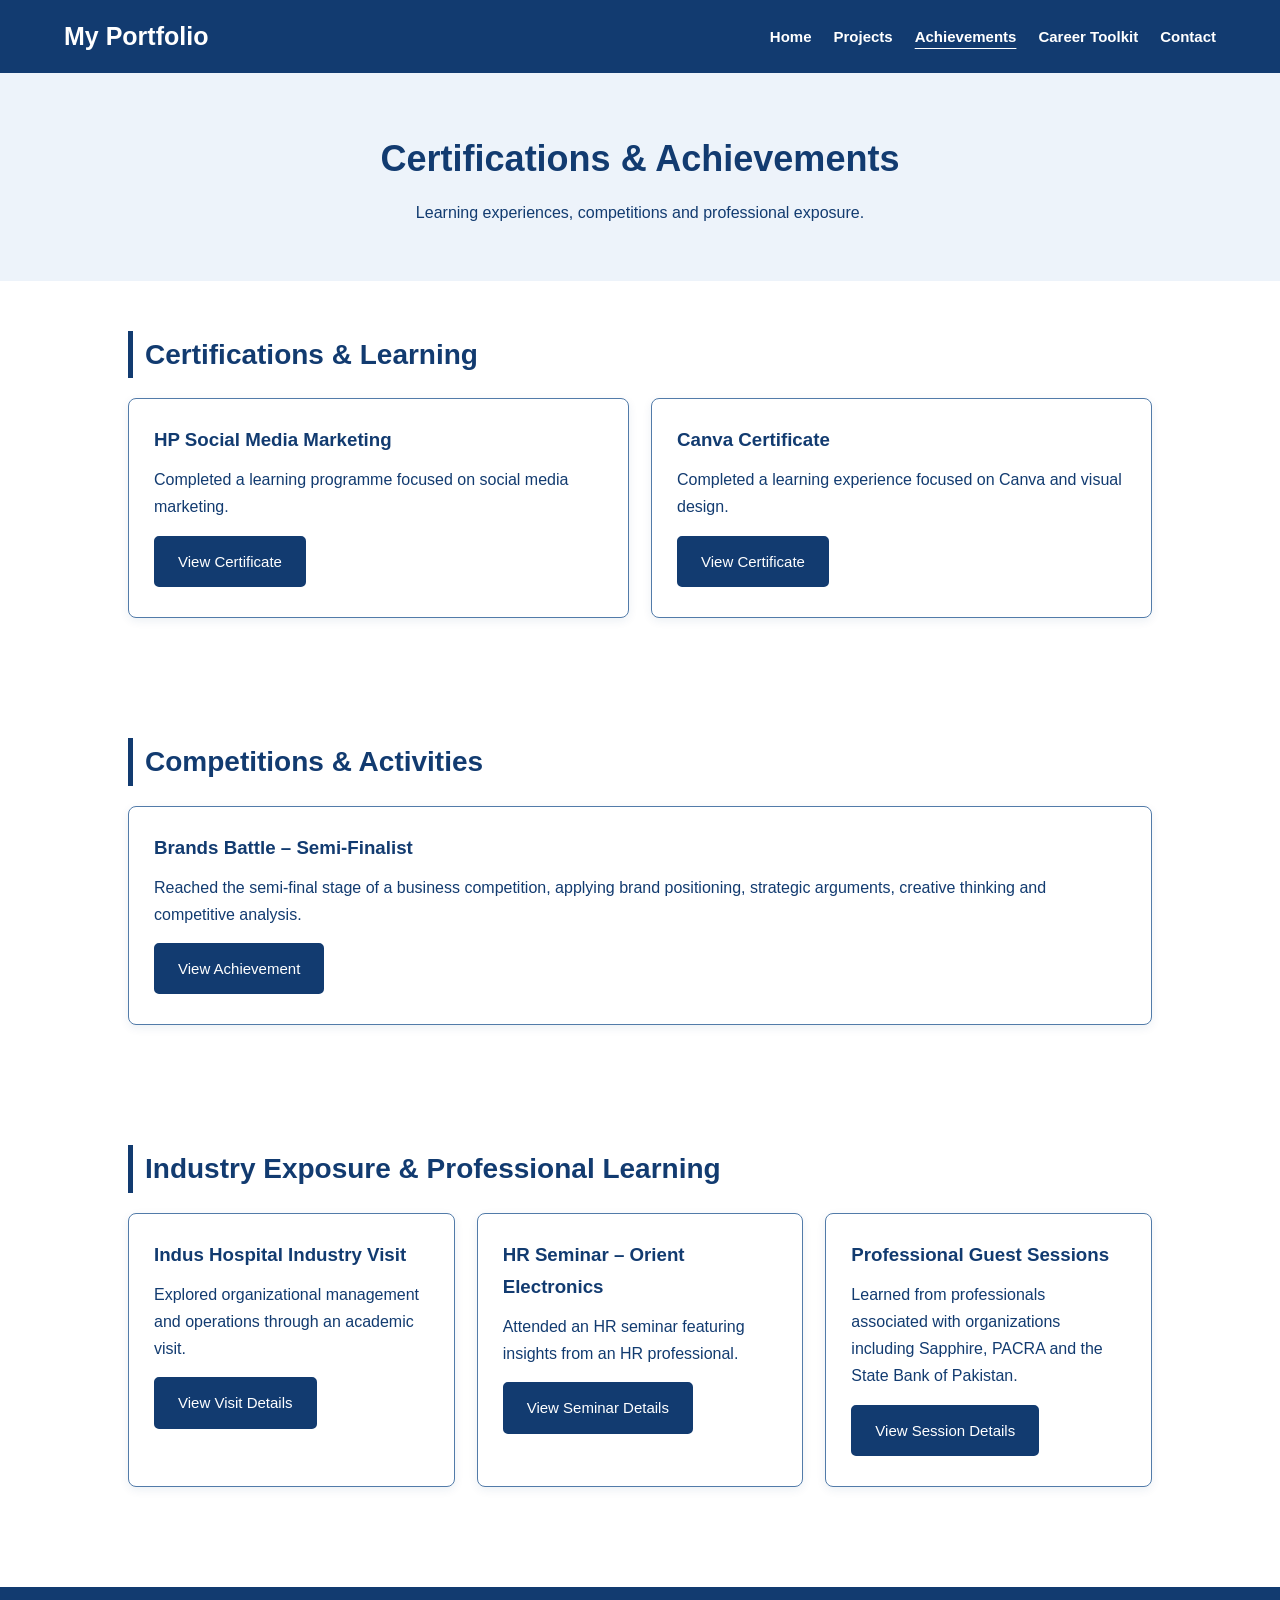
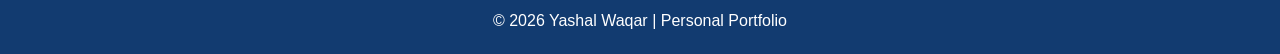
<file: achievements.html>
<!DOCTYPE html>
<html lang="en">
<head>
    <meta charset="UTF-8">
    <meta name="viewport" content="width=device-width, initial-scale=1.0">
    <title>Achievements | Yashal Waqar</title>
    <link rel="stylesheet" href="style.css">
</head>
<body>

<header>
    <nav class="navbar">
        <h2 class="logo">My Portfolio</h2>
        <ul>
            <li><a href="index.html">Home</a></li>
            <li><a href="projects.html">Projects</a></li>
            <li><a class="active" href="achievements.html">Achievements</a></li>
            <li><a href="career.html">Career Toolkit</a></li>
            <li><a href="contact.html">Contact</a></li>
        </ul>
    </nav>
</header>

<main>

    <section class="page-heading">
        <h1>Certifications & Achievements</h1>
        <p>Learning experiences, competitions and professional exposure.</p>
    </section>

    <!-- CERTIFICATIONS -->

    <section class="section">
        <h2>Certifications & Learning</h2>

        <div class="card-container">

            <div class="card">
                <h3>HP Social Media Marketing</h3>
                <p>Completed a learning programme focused on social media marketing.</p>

                <a href="https://canva.link/tzerh52sk5uljbp"
                   target="_blank" class="btn">
                    View Certificate
                </a>
            </div>

            <div class="card">
                <h3>Canva Certificate</h3>
                <p>Completed a learning experience focused on Canva and visual design.</p>

                <a href="https://canva.link/b9bdbcsgf537kam"
                   target="_blank" class="btn">
                    View Certificate
                </a>
            </div>

        </div>
    </section>


    <!-- COMPETITIONS -->

    <section class="section">
        <h2>Competitions & Activities</h2>

        <div class="card-container">

            <div class="card">
                <h3>Brands Battle – Semi-Finalist</h3>
                <p>
                    Reached the semi-final stage of a business competition,
                    applying brand positioning, strategic arguments,
                    creative thinking and competitive analysis.
                </p>

                <a href="documents/brands-battle-semifinalist.pdf"
                   target="_blank" class="btn">
                    View Achievement
                </a>
            </div>

        </div>
    </section>


    <!-- INDUSTRY EXPOSURE -->

    <section class="section">
        <h2>Industry Exposure & Professional Learning</h2>

        <div class="card-container">

            <div class="card">
                <h3>Indus Hospital Industry Visit</h3>
                <p>
                    Explored organizational management and operations
                    through an academic visit.
                </p>

                <a href="documents/indus-hospital-visit.pdf"
                   target="_blank" class="btn">
                    View Visit Details
                </a>
            </div>

            <div class="card">
                <h3>HR Seminar – Orient Electronics</h3>
                <p>
                    Attended an HR seminar featuring insights
                    from an HR professional.
                </p>

                <a href="documents/orient-hr-seminar.pdf"
                   target="_blank" class="btn">
                    View Seminar Details
                </a>
            </div>

            <div class="card">
                <h3>Professional Guest Sessions</h3>
                <p>
                    Learned from professionals associated with
                    organizations including Sapphire, PACRA
                    and the State Bank of Pakistan.
                </p>

                <a href="documents/guest-sessions.pdf"
                   target="_blank" class="btn">
                    View Session Details
                </a>
            </div>

        </div>
    </section>

</main>

<footer>
    <p>© 2026 Yashal Waqar | Personal Portfolio</p>
</footer>

</body>
</html>
</file>
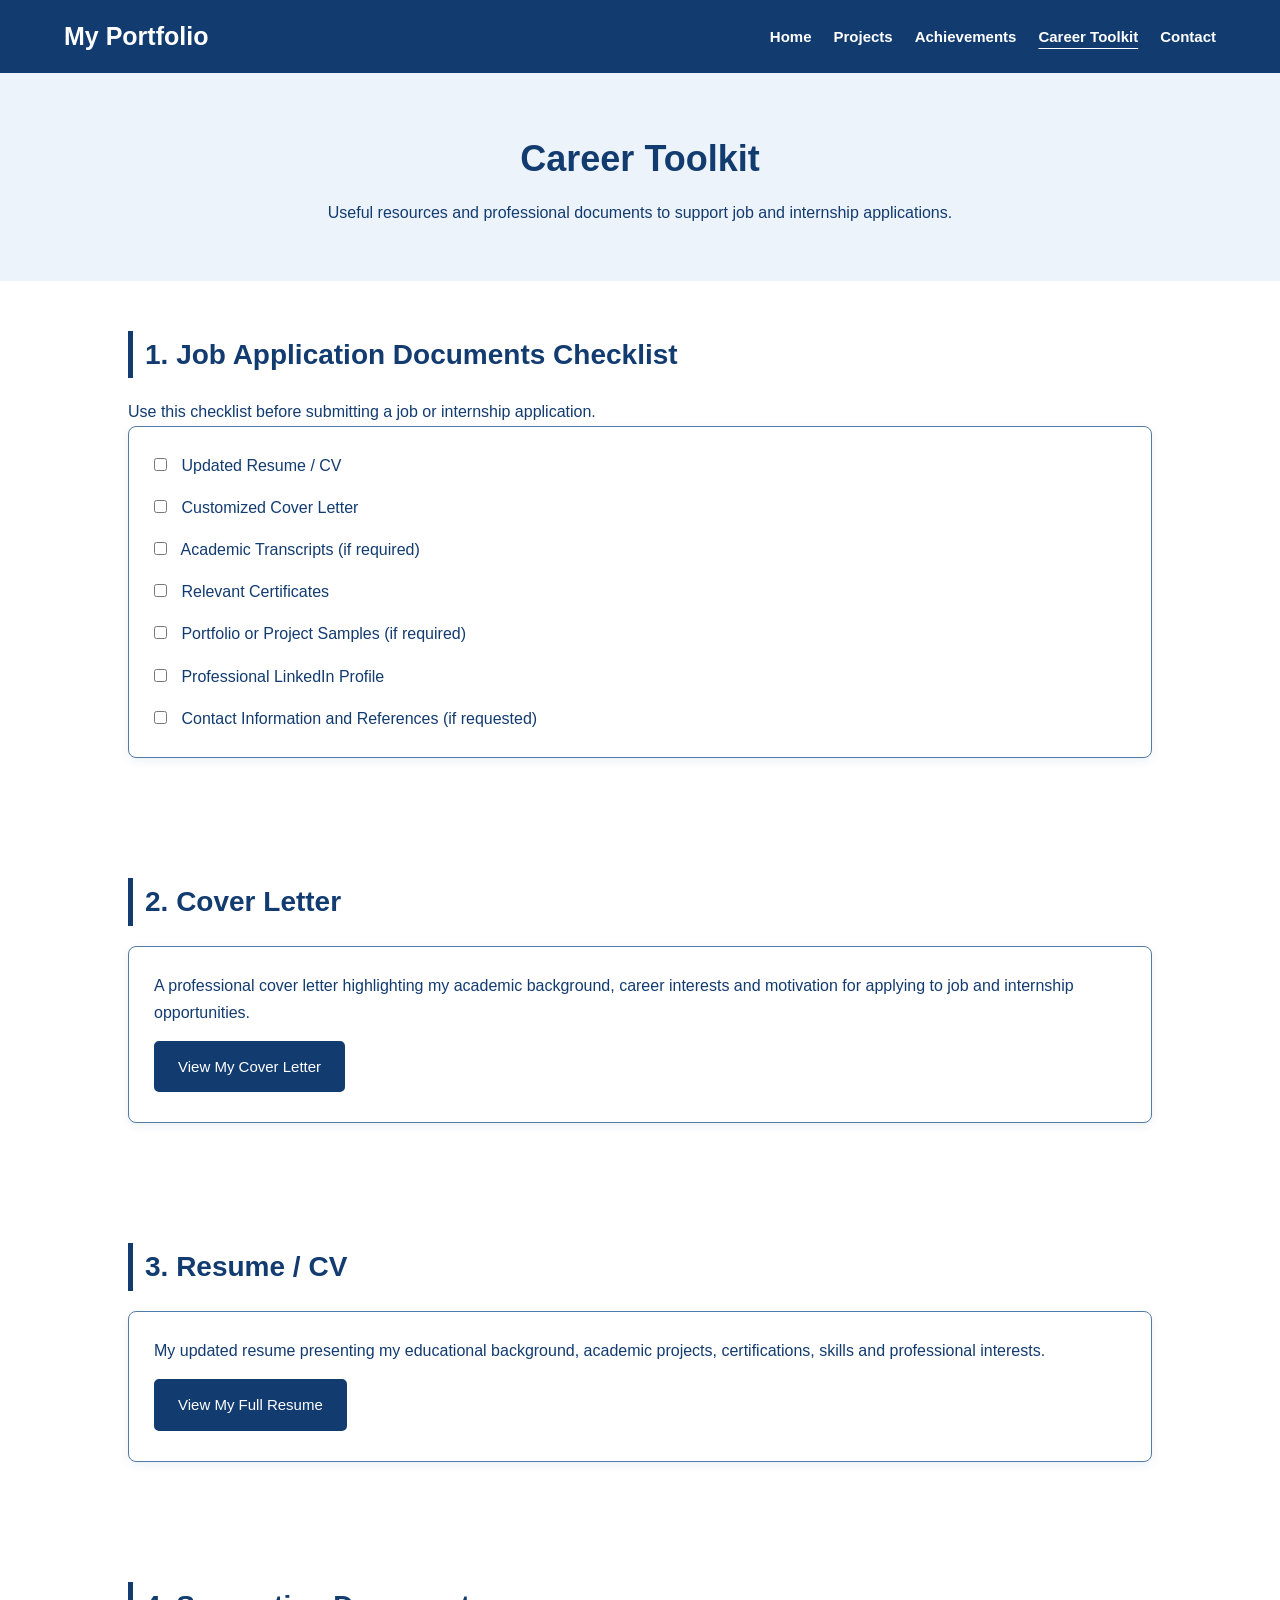
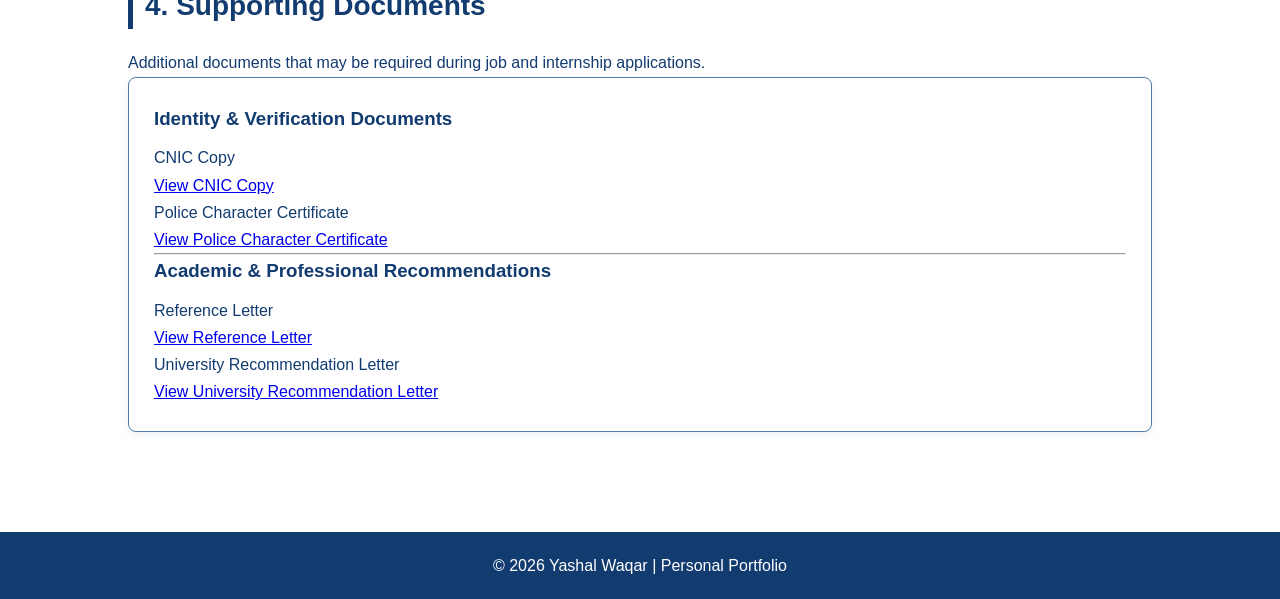
<file: Career.Html>
<!DOCTYPE html>
<html lang="en">

<head>
    <meta charset="UTF-8">
    <meta name="viewport" content="width=device-width, initial-scale=1.0">

    <title>Career Toolkit | Yashal Waqar</title>

    <link rel="stylesheet" href="style.css">
</head>

<body>

<header>
    <nav class="navbar">

        <h2 class="logo">My Portfolio</h2>

        <ul>
            <li><a href="index.html">Home</a></li>
            <li><a href="projects.html">Projects</a></li>
            <li><a href="achievements.html">Achievements</a></li>
            <li><a class="active" href="career.html">Career Toolkit</a></li>
            <li><a href="contact.html">Contact</a></li>
        </ul>

    </nav>
</header>


<main>

    <!-- PAGE INTRODUCTION -->

    <section class="page-heading">

        <h1>Career Toolkit</h1>

        <p>
            Useful resources and professional documents
            to support job and internship applications.
        </p>

    </section>


    <!-- 1. JOB APPLICATION DOCUMENTS CHECKLIST -->

    <section class="section">

        <h2>1. Job Application Documents Checklist</h2>

        <p>
            Use this checklist before submitting a job
            or internship application.
        </p>

        <div class="card checklist">

            <label>
                <input type="checkbox">
                Updated Resume / CV
            </label>

            <label>
                <input type="checkbox">
                Customized Cover Letter
            </label>

            <label>
                <input type="checkbox">
                Academic Transcripts (if required)
            </label>

            <label>
                <input type="checkbox">
                Relevant Certificates
            </label>

            <label>
                <input type="checkbox">
                Portfolio or Project Samples (if required)
            </label>

            <label>
                <input type="checkbox">
                Professional LinkedIn Profile
            </label>

            <label>
                <input type="checkbox">
                Contact Information and References (if requested)
            </label>

        </div>

    </section>


    <!-- 2. COVER LETTER -->

    <section class="section">

        <h2>2. Cover Letter</h2>

        <div class="card">

            <p>
                A professional cover letter highlighting my
                academic background, career interests and
                motivation for applying to job and internship
                opportunities.
            </p>

            <a href="Cover_Letter_Yashal_Waqar.pdf.pdf"
               target="_blank" class="btn">

                View My Cover Letter

            </a>

        </div>

    </section>


    <!-- 3. RESUME / CV -->

<section class="section">

    <h2>3. Resume / CV</h2>

    <div class="card">

        <p>
            My updated resume presenting my educational
            background, academic projects, certifications,
            skills and professional interests.
        </p>
<a href="Sayyeda_Yashal_Waqar_CV_2026.pdf"
   target="_blank" class="btn">

    View My Full Resume

</a>

    </div>

</section>


    <!-- 4. SUPPORTING DOCUMENTS -->

    <section class="section">

        <h2>4. Supporting Documents</h2>

        <p>
            Additional documents that may be required
            during job and internship applications.
        </p>

        <div class="card">

            <h3>Identity & Verification Documents</h3>

            <p>
                CNIC Copy
            </p>

            <p>
                <a href="https://canva.link/5z3wc9ynrs31y2g"
                   target="_blank">
                    View CNIC Copy
                </a>
            </p>

            <p>
                Police Character Certificate
            </p>

            <p>
                <a href="documents/police-character-certificate.pdf"
                   target="_blank">
                    View Police Character Certificate
                </a>
            </p>

            <hr>

            <h3>Academic & Professional Recommendations</h3>

            <p>
                Reference Letter
            </p>

            <p>
                <a href="documents/reference-letter.pdf"
                   target="_blank">
                    View Reference Letter
                </a>
            </p>

            <p>
                University Recommendation Letter
            </p>

            <p>
                <a href="documents/university-recommendation-letter.pdf"
                   target="_blank">
                    View University Recommendation Letter
                </a>
            </p>
            

        </div>

    </section>


</main>


<!-- FOOTER -->

<footer>

    <p>© 2026 Yashal Waqar | Personal Portfolio</p>

</footer>


</body>
</html>
</file>
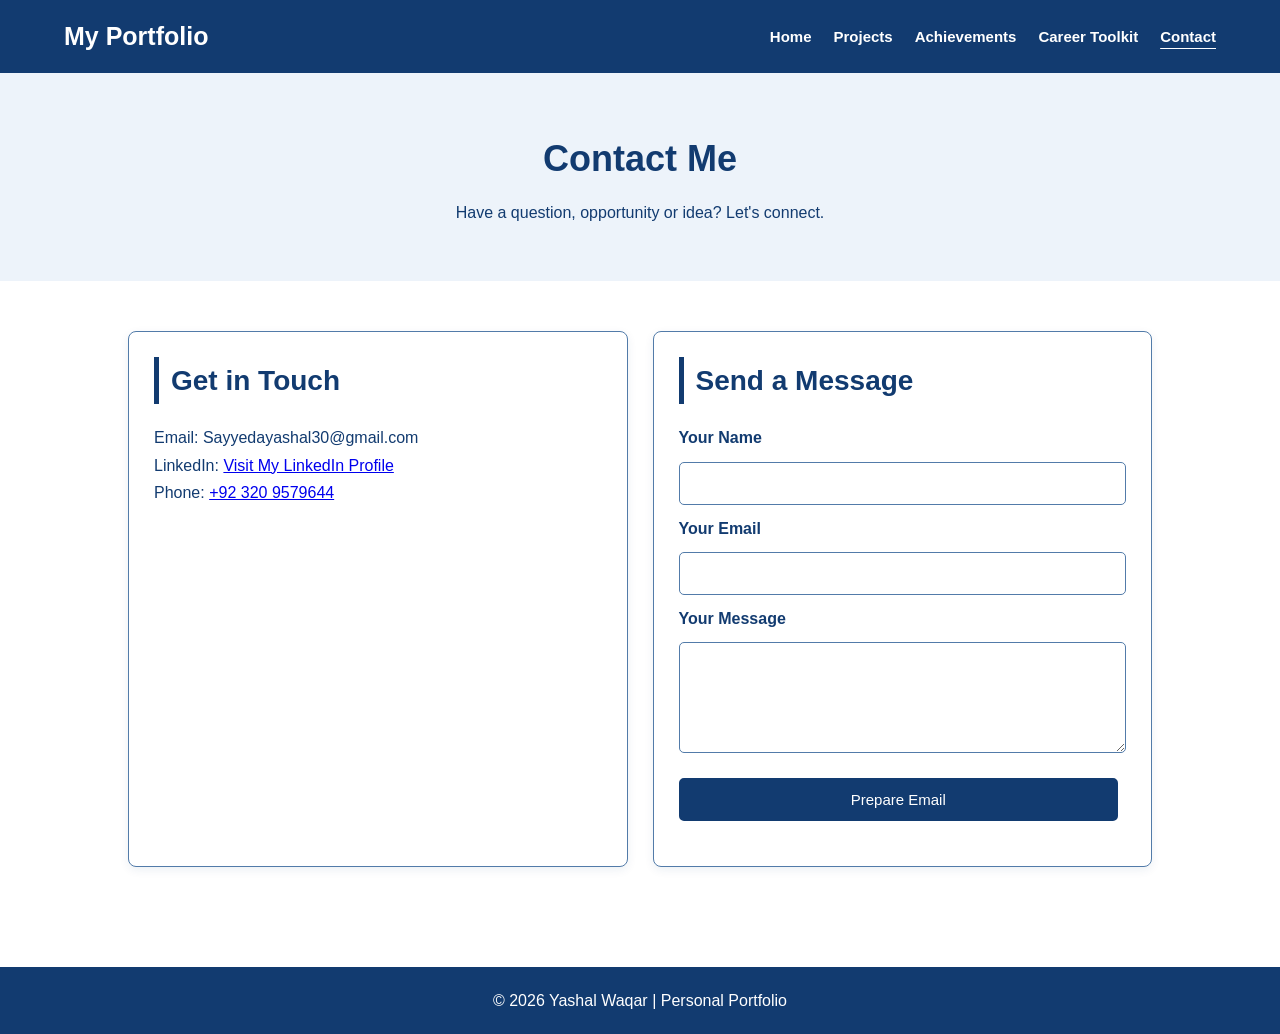
<file: contact.html>
<!DOCTYPE html>
<html lang="en">
<head>
    <meta charset="UTF-8">
    <meta name="viewport" content="width=device-width, initial-scale=1.0">
    <title>Contact | Yashal Waqar</title>
    <link rel="stylesheet" href="style.css">
</head>
<body>

<header>
    <nav class="navbar">
        <h2 class="logo">My Portfolio</h2>
        <ul>
            <li><a href="index.html">Home</a></li>
            <li><a href="projects.html">Projects</a></li>
            <li><a href="achievements.html">Achievements</a></li>
            <li><a href="career.html">Career Toolkit</a></li>
            <li><a class="active" href="contact.html">Contact</a></li>
        </ul>
    </nav>
</header>

<main>
    <section class="page-heading">
        <h1>Contact Me</h1>
        <p>Have a question, opportunity or idea? Let's connect.</p>
    </section>

    <section class="section contact-section">
        <div class="card">
            <h2>Get in Touch</h2>
            <p>Email: Sayyedayashal30@gmail.com</p>
            <p>LinkedIn: <a href="https://www.linkedin.com/in/sayyedayashal30" target="_blank">Visit My LinkedIn Profile</a></p>
            <p><p>Phone: <a href="tel:+923209579644">+92 320 9579644</a></p></p>
        </div>

        <div class="card">
            <h2>Send a Message</h2>

            <form id="contactForm">
                <label for="name">Your Name</label>
                <input type="text" id="name" required>

                <label for="email">Your Email</label>
                <input type="email" id="email" required>

                <label for="message">Your Message</label>
                <textarea id="message" rows="5" required></textarea>

                <button class="btn" type="submit">Prepare Email</button>
            </form>
            <p id="formMessage" class="note"></p>
        </div>
    </section>
</main>

<footer>
    <p>© 2026 Yashal Waqar | Personal Portfolio</p>
</footer>

<script>
    document.getElementById("contactForm").addEventListener("submit", function(event) {
        event.preventDefault();

        const name = document.getElementById("name").value.trim();
        const email = document.getElementById("email").value.trim();
        const message = document.getElementById("message").value.trim();

        const myEmail = "YOUR_EMAIL@example.com";

        const subject = encodeURIComponent("Portfolio Contact Message");
        const body = encodeURIComponent(
            "Name: " + name +
            "\nEmail: " + email +
            "\n\nMessage:\n" + message
        );

        document.getElementById("formMessage").textContent =
            "Your email application is opening. Please review and send your message.";

        window.location.href =
            "mailto:" + myEmail + "?subject=" + subject + "&body=" + body;
    });
</script>

</body>
</html>
</file>
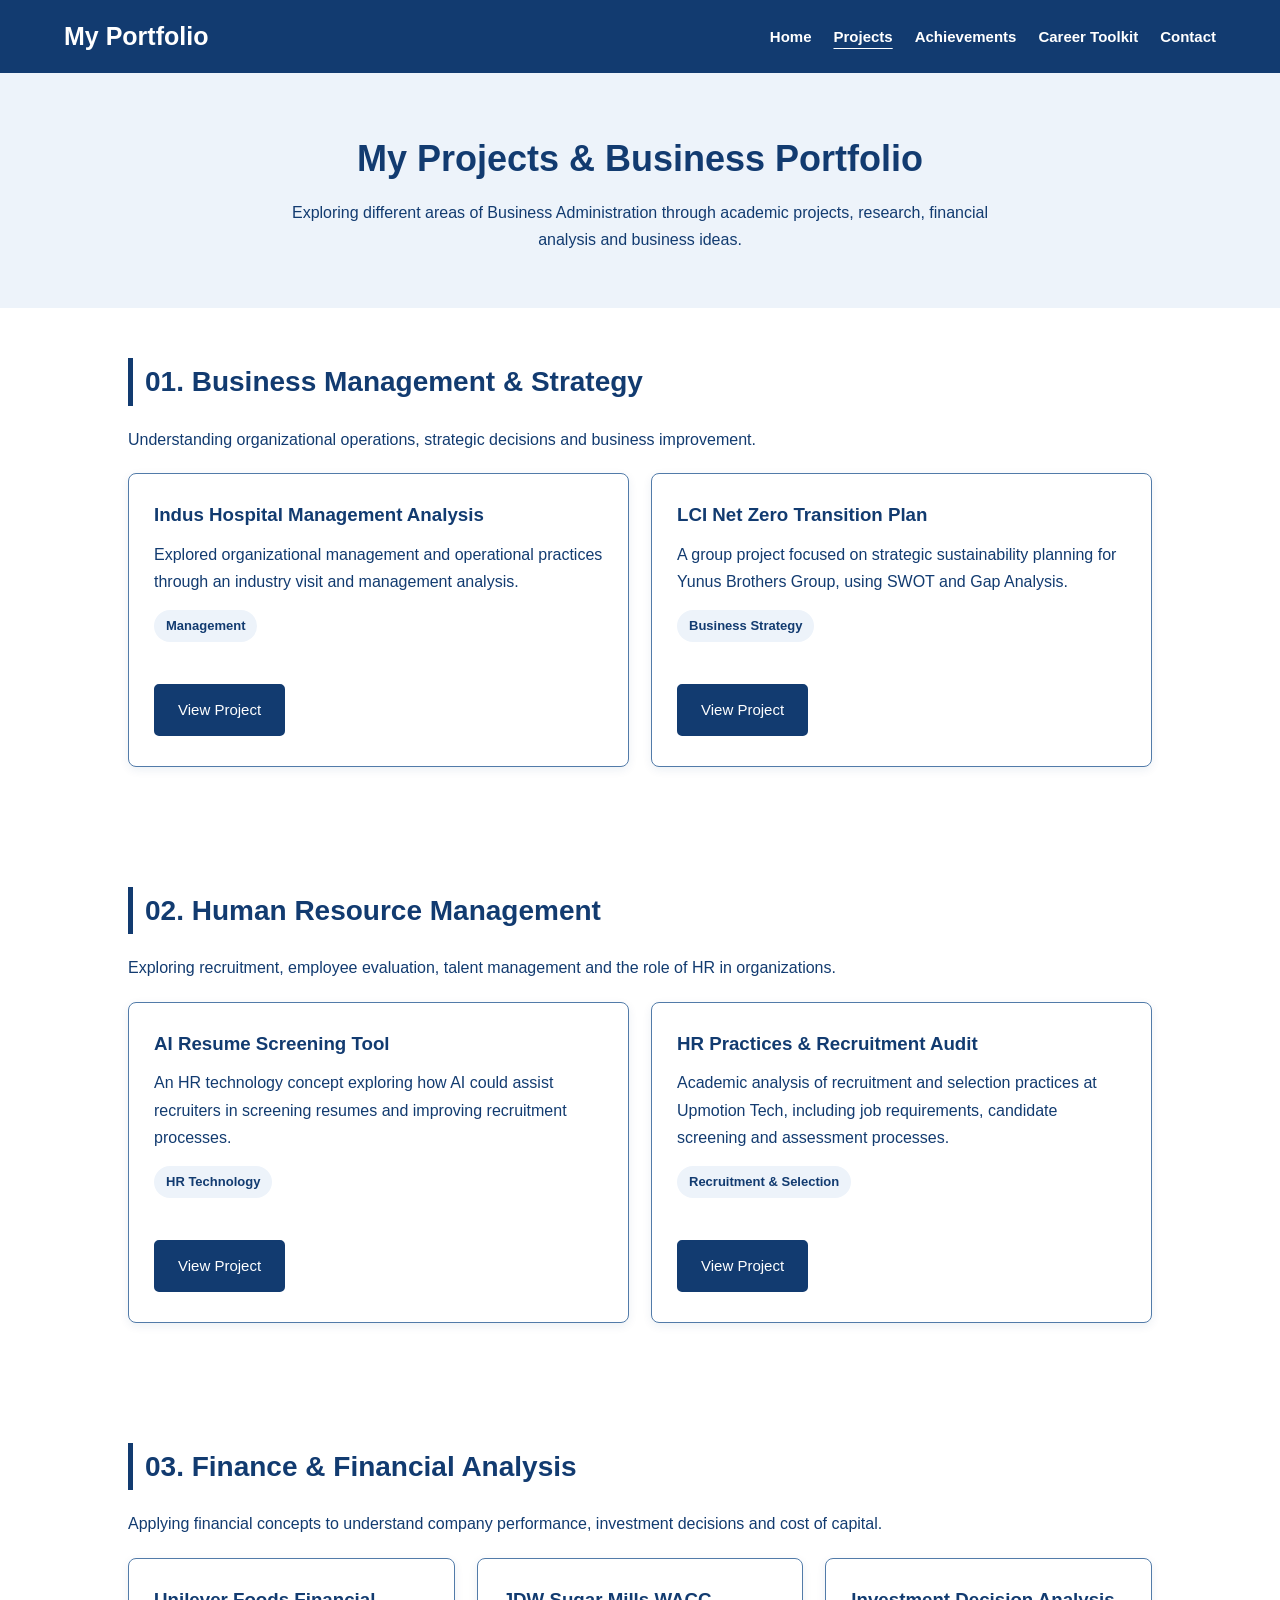
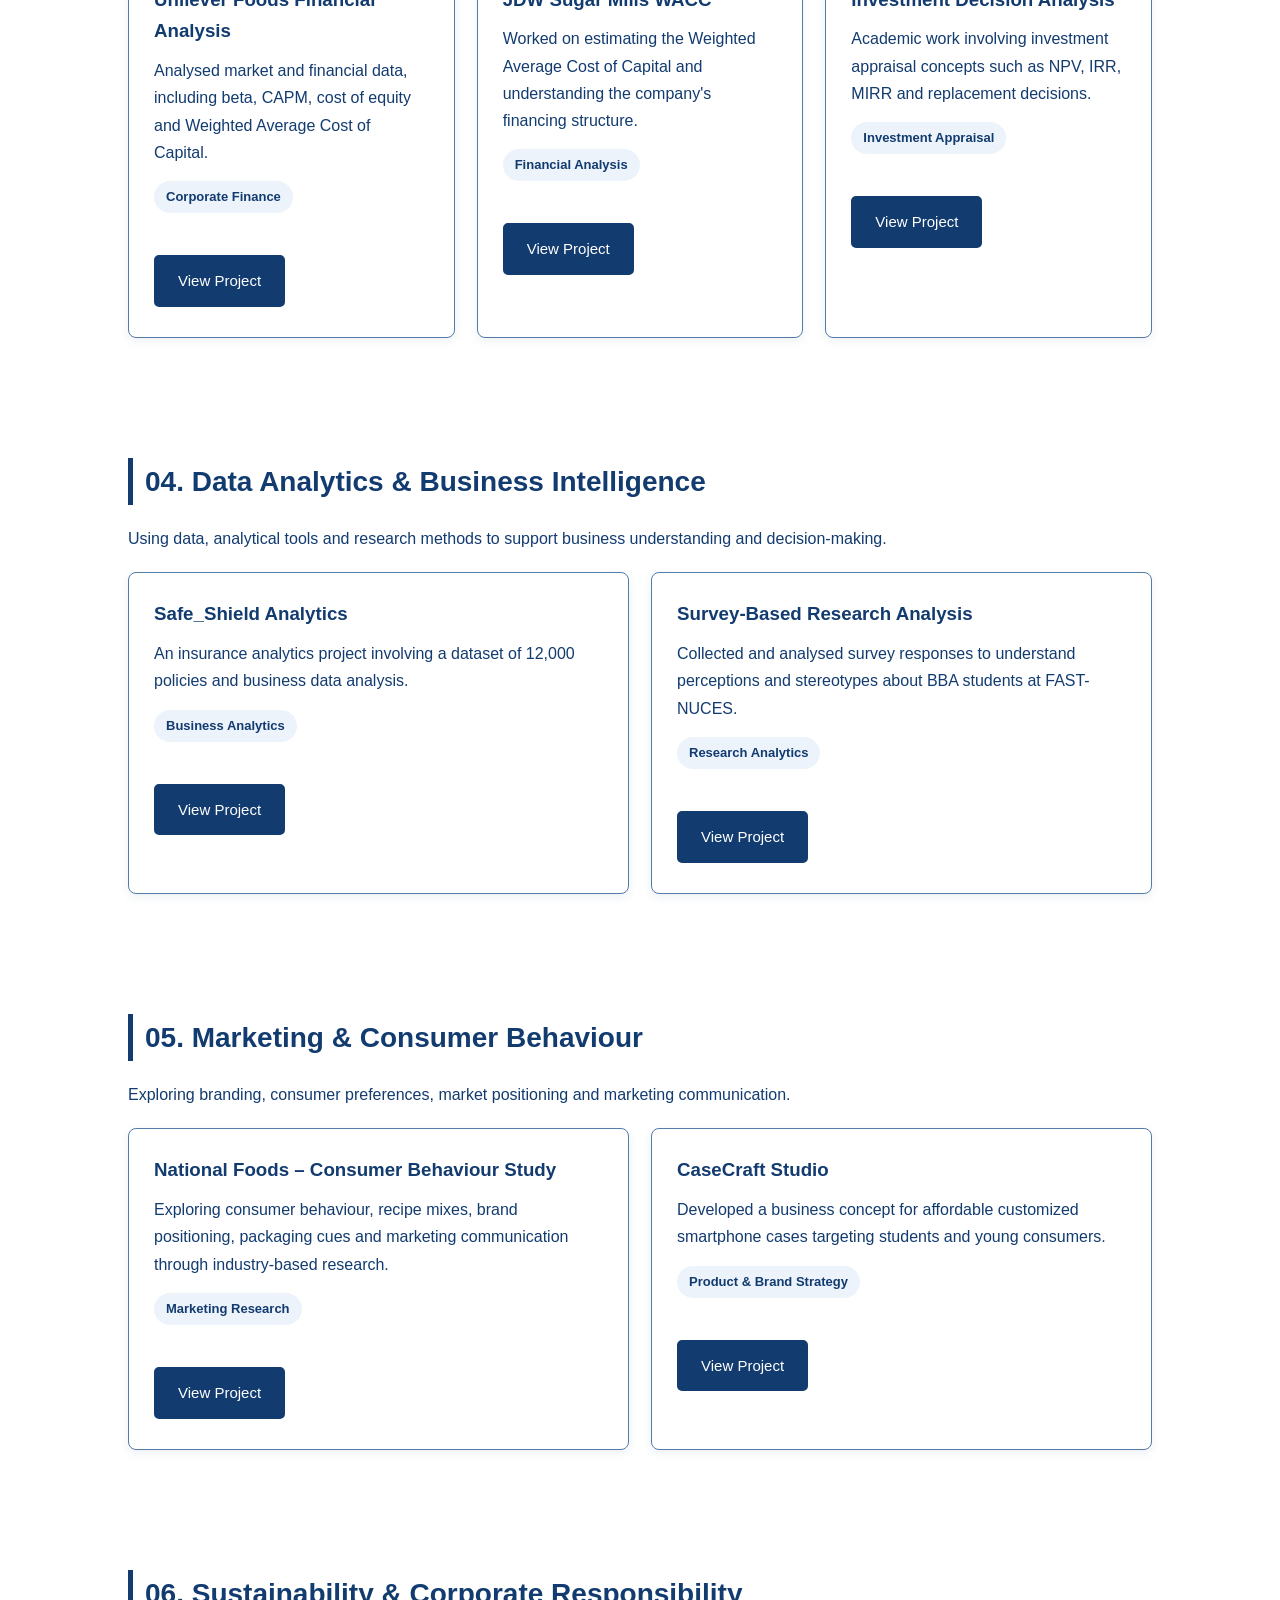
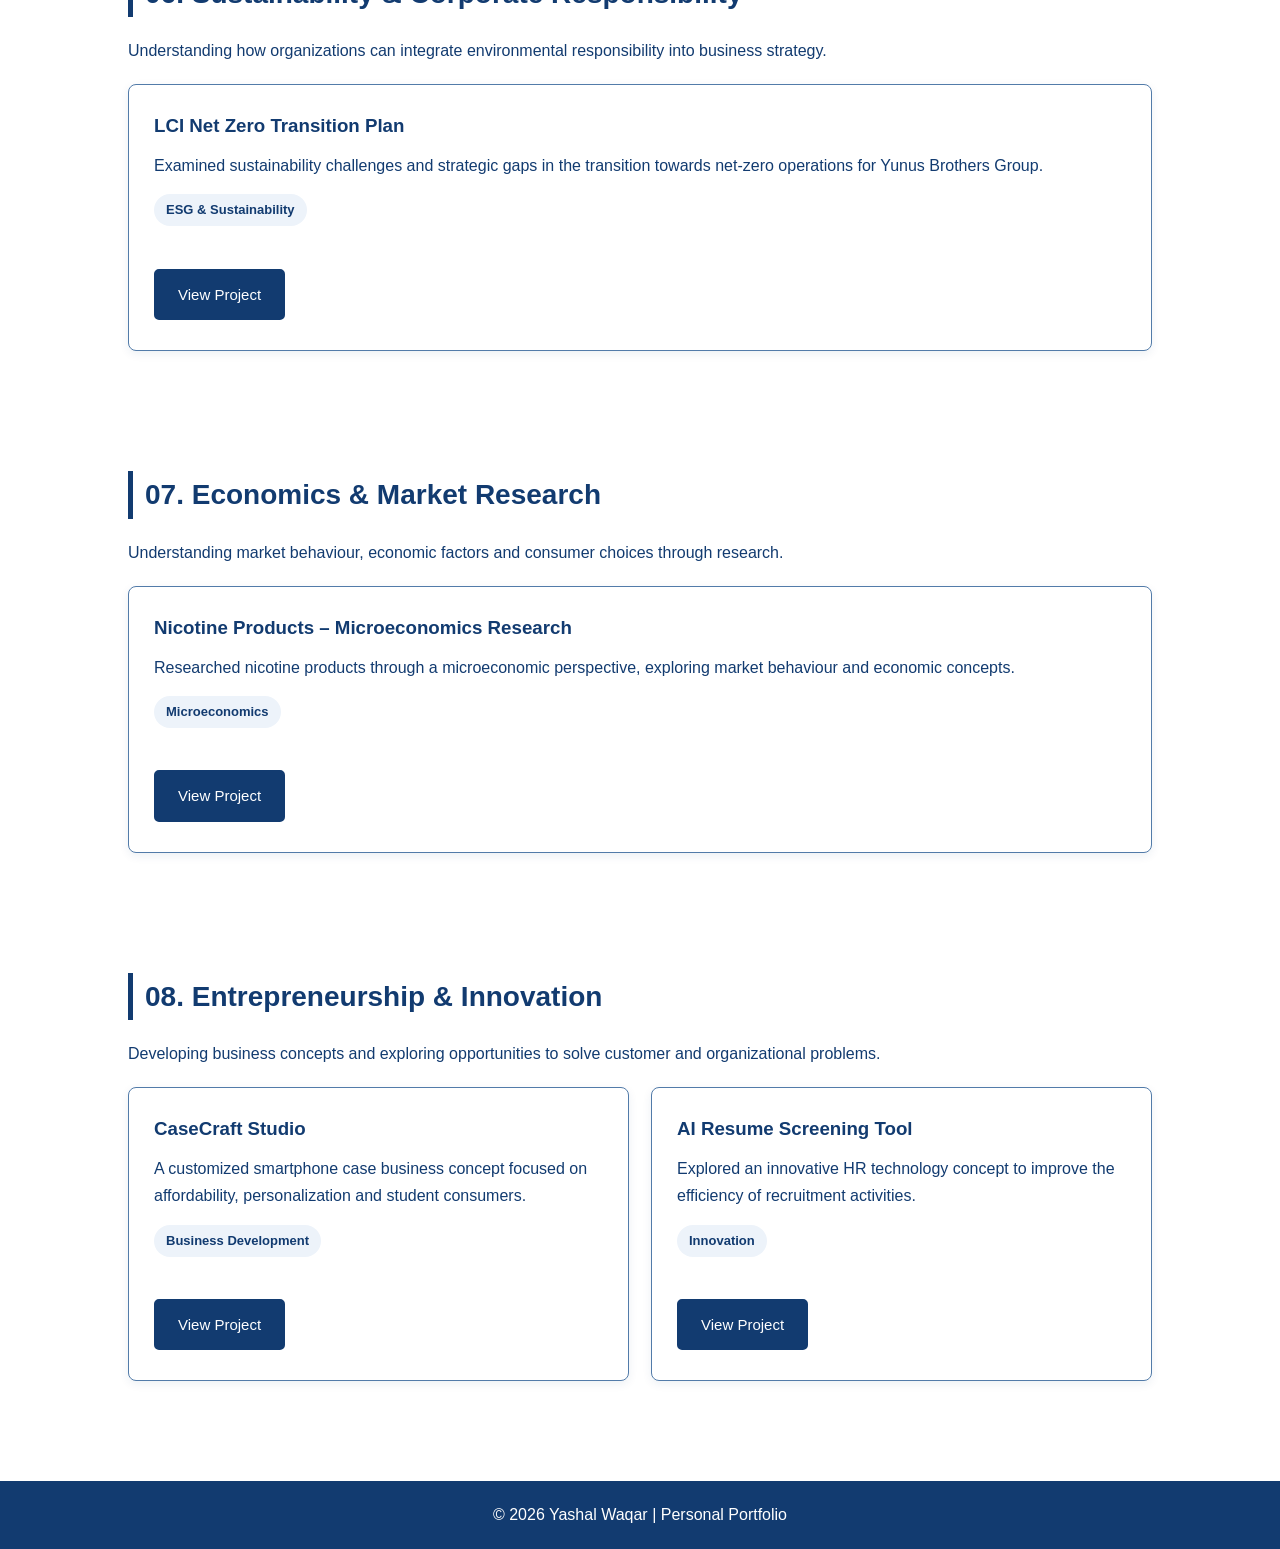
<file: projects.html>
<!DOCTYPE html>
<html lang="en">

<head>
    <meta charset="UTF-8">
    <meta name="viewport" content="width=device-width, initial-scale=1.0">

    <title>Projects | Yashal Waqar</title>

    <link rel="stylesheet" href="style.css">
</head>

<body>

<header>
    <nav class="navbar">

        <h2 class="logo">My Portfolio</h2>

        <ul>
            <li><a href="index.html">Home</a></li>
            <li><a class="active" href="projects.html">Projects</a></li>
            <li><a href="achievements.html">Achievements</a></li>
            <li><a href="career.html">Career Toolkit</a></li>
            <li><a href="contact.html">Contact</a></li>
        </ul>

    </nav>
</header>


<main>

    <!-- PAGE INTRODUCTION -->

    <section class="page-heading">

        <h1>My Projects & Business Portfolio</h1>

        <p>
            Exploring different areas of Business Administration through
            academic projects, research, financial analysis and business ideas.
        </p>

    </section>


    <!-- 01. MANAGEMENT -->

    <section class="section">

        <h2>01. Business Management & Strategy</h2>

        <p>
            Understanding organizational operations, strategic decisions
            and business improvement.
        </p>

        <div class="card-container">

            <div class="card">

                <h3>Indus Hospital Management Analysis</h3>

                <p>
                    Explored organizational management and operational
                    practices through an industry visit and management analysis.
                </p>

                <span class="project-tag">Management</span>

                <br><br>

                <a href="#" target="_blank" class="btn">View Project</a>

            </div>


            <div class="card">

                <h3>LCI Net Zero Transition Plan</h3>

                <p>
                    A group project focused on strategic sustainability
                    planning for Yunus Brothers Group, using SWOT and
                    Gap Analysis.
                </p>

                <span class="project-tag">Business Strategy</span>

                <br><br>

                <a href="#" target="_blank" class="btn">View Project</a>

            </div>

        </div>

    </section>


    <!-- 02. HR -->

    <section class="section">

        <h2>02. Human Resource Management</h2>

        <p>
            Exploring recruitment, employee evaluation, talent management
            and the role of HR in organizations.
        </p>

        <div class="card-container">

            <div class="card">

                <h3>AI Resume Screening Tool</h3>

                <p>
                    An HR technology concept exploring how AI could assist
                    recruiters in screening resumes and improving recruitment
                    processes.
                </p>

                <span class="project-tag">HR Technology</span>

                <br><br>

                <a href="#" target="_blank" class="btn">View Project</a>

            </div>


            <div class="card">

                <h3>HR Practices & Recruitment Audit</h3>

                <p>
                    Academic analysis of recruitment and selection practices
                    at Upmotion Tech, including job requirements, candidate
                    screening and assessment processes.
                </p>

                <span class="project-tag">Recruitment & Selection</span>

                <br><br>

                <a href="#" target="_blank" class="btn">View Project</a>

            </div>

        </div>

    </section>


    <!-- 03. FINANCE -->

    <section class="section">

        <h2>03. Finance & Financial Analysis</h2>

        <p>
            Applying financial concepts to understand company performance,
            investment decisions and cost of capital.
        </p>

        <div class="card-container">

            <div class="card">

                <h3>Unilever Foods Financial Analysis</h3>

                <p>
                    Analysed market and financial data, including beta,
                    CAPM, cost of equity and Weighted Average Cost of Capital.
                </p>

                <span class="project-tag">Corporate Finance</span>

                <br><br>

                <a href="https://docs.google.com/spreadsheets/d/1236CC48eJ73peW0drhquqsDNAJno_CON/edit?usp=sharing&ouid=116747032945956712634&rtpof=true&sd=true" class="btn">View Project</a>

            </div>


            <div class="card">

                <h3>JDW Sugar Mills WACC</h3>

                <p>
                    Worked on estimating the Weighted Average Cost of Capital
                    and understanding the company's financing structure.
                </p>

                <span class="project-tag">Financial Analysis</span>

                <br><br>

                <a href="https://drive.google.com/file/d/1uB5euLjYbJ4RQMZpAQwpB6tC98z_t7qt/view?usp=sharing" class="btn">View Project</a>

            </div>


            <div class="card">

                <h3>Investment Decision Analysis</h3>

                <p>
                    Academic work involving investment appraisal concepts
                    such as NPV, IRR, MIRR and replacement decisions.
                </p>

                <span class="project-tag">Investment Appraisal</span>

                <br><br>

                <a href="#" target="_blank" class="btn">View Project</a>

            </div>

        </div>

    </section>


    <!-- 04. DATA ANALYTICS -->

    <section class="section">

        <h2>04. Data Analytics & Business Intelligence</h2>

        <p>
            Using data, analytical tools and research methods to support
            business understanding and decision-making.
        </p>

        <div class="card-container">

            <div class="card">

                <h3>Safe_Shield Analytics</h3>

                <p>
                    An insurance analytics project involving a dataset of
                    12,000 policies and business data analysis.
                </p>

                <span class="project-tag">Business Analytics</span>

                <br><br>

                <a href="#" target="_blank" class="btn">View Project</a>

            </div>


            <div class="card">

                <h3>Survey-Based Research Analysis</h3>

                <p>
                    Collected and analysed survey responses to understand
                    perceptions and stereotypes about BBA students at
                    FAST-NUCES.
                </p>

                <span class="project-tag">Research Analytics</span>

                <br><br>

                <a href="#" target="_blank" class="btn">View Project</a>

            </div>

        </div>

    </section>


    <!-- 05. MARKETING -->

    <section class="section">

        <h2>05. Marketing & Consumer Behaviour</h2>

        <p>
            Exploring branding, consumer preferences, market positioning
            and marketing communication.
        </p>

        <div class="card-container">

            <div class="card">

                <h3>National Foods – Consumer Behaviour Study</h3>

                <p>
                    Exploring consumer behaviour, recipe mixes, brand
                    positioning, packaging cues and marketing communication
                    through industry-based research.
                </p>

                <span class="project-tag">Marketing Research</span>

                <br><br>

                <a href="#" target="_blank" class="btn">View Project</a>

            </div>


            <div class="card">

                <h3>CaseCraft Studio</h3>

                <p>
                    Developed a business concept for affordable customized
                    smartphone cases targeting students and young consumers.
                </p>

                <span class="project-tag">Product & Brand Strategy</span>

                <br><br>

                <a href="#" target="_blank" class="btn">View Project</a>

            </div>

        </div>

    </section>


    <!-- 06. SUSTAINABILITY -->

    <section class="section">

        <h2>06. Sustainability & Corporate Responsibility</h2>

        <p>
            Understanding how organizations can integrate environmental
            responsibility into business strategy.
        </p>

        <div class="card-container">

            <div class="card">

                <h3>LCI Net Zero Transition Plan</h3>

                <p>
                    Examined sustainability challenges and strategic gaps
                    in the transition towards net-zero operations for
                    Yunus Brothers Group.
                </p>

                <span class="project-tag">ESG & Sustainability</span>

                <br><br>

                <a href="#" target="_blank" class="btn">View Project</a>

            </div>

        </div>

    </section>


    <!-- 07. ECONOMICS -->

    <section class="section">

        <h2>07. Economics & Market Research</h2>

        <p>
            Understanding market behaviour, economic factors and consumer
            choices through research.
        </p>

        <div class="card-container">

            <div class="card">

                <h3>Nicotine Products – Microeconomics Research</h3>

                <p>
                    Researched nicotine products through a microeconomic
                    perspective, exploring market behaviour and economic
                    concepts.
                </p>

                <span class="project-tag">Microeconomics</span>

                <br><br>

                <a href="https://docs.google.com/presentation/d/1oenTl50wqcuRMg059hfJzLn8vXzIHFAz3m4iGTdh4Uk/edit?usp=sharing" class="btn">View Project</a>

            </div>

        </div>

    </section>


    <!-- 08. ENTREPRENEURSHIP -->

    <section class="section">

        <h2>08. Entrepreneurship & Innovation</h2>

        <p>
            Developing business concepts and exploring opportunities
            to solve customer and organizational problems.
        </p>

        <div class="card-container">

            <div class="card">

                <h3>CaseCraft Studio</h3>

                <p>
                    A customized smartphone case business concept focused
                    on affordability, personalization and student consumers.
                </p>

                <span class="project-tag">Business Development</span>

                <br><br>

                <a href="#" target="_blank" class="btn">View Project</a>

            </div>


            <div class="card">

                <h3>AI Resume Screening Tool</h3>

                <p>
                    Explored an innovative HR technology concept to
                    improve the efficiency of recruitment activities.
                </p>

                <span class="project-tag">Innovation</span>

                <br><br>

                <a href="#" target="_blank" class="btn">View Project</a>

            </div>

        </div>

    </section>

</main>


<footer>

    <p>© 2026 Yashal Waqar | Personal Portfolio</p>

</footer>

</body>
</html>
</file>
<file: style.css>
/* =================================
   1. GENERAL SETTINGS
================================= */

* {
    margin: 0;
    padding: 0;
    box-sizing: border-box;
}

body {
    font-family: Arial, sans-serif;
    background-color: #FFFFFF;
    color: #123B70;
    line-height: 1.7;
}

/* =================================
   2. NAVIGATION BAR
================================= */

header {
    background-color: #123B70;
    padding: 15px 5%;
}

.navbar {
    display: flex;
    justify-content: space-between;
    align-items: center;
    flex-wrap: wrap;
    gap: 15px;
}

.logo {
    color: #FFFFFF;
    font-size: 25px;
}

.navbar ul {
    list-style: none;
    display: flex;
    flex-wrap: wrap;
    gap: 22px;
}

.navbar ul li a {
    text-decoration: none;
    color: #FFFFFF;
    font-size: 15px;
    font-weight: bold;
    transition: 0.3s;
}

.navbar ul li a:hover,
.navbar ul li a.active {
    text-decoration: underline;
    text-underline-offset: 6px;
}

/* =================================
   3. HOME HERO SECTION
================================= */

.hero {
    display: flex;
    align-items: center;
    justify-content: space-between;
    gap: 40px;
    padding: 75px 10%;
    background-color: #EDF3FA;
    flex-wrap: wrap;
}

.hero-text {
    flex: 1;
    min-width: 260px;
}

.hero-text h1 {
    font-size: 42px;
    margin: 15px 0;
}

.hero-text h1 span {
    color: #527BA9;
}

.hero-text p {
    max-width: 600px;
}

.tagline {
    font-weight: bold;
    letter-spacing: 1px;
}

.hero-image {
    flex: 1;
    text-align: center;
    min-width: 230px;
}

.hero-image img {
    width: 280px;
    height: 280px;
    object-fit: cover;
    border-radius: 50%;
    border: 6px solid #123B70;
}

/* =================================
   4. BUTTONS
================================= */

.btn {
    display: inline-block;
    background-color: #123B70;
    color: #FFFFFF;
    padding: 11px 22px;
    margin: 15px 8px 5px 0;
    border: 2px solid #123B70;
    border-radius: 5px;
    text-decoration: none;
    font-size: 15px;
    cursor: pointer;
    transition: 0.3s;
}

.btn:hover {
    background-color: #FFFFFF;
    color: #123B70;
}

.btn-outline {
    background-color: #FFFFFF;
    color: #123B70;
}

.btn-outline:hover {
    background-color: #123B70;
    color: #FFFFFF;
}

/* =================================
   5. PAGE HEADINGS
================================= */

.page-heading {
    text-align: center;
    padding: 55px 20px;
    background-color: #EDF3FA;
}

.page-heading h1 {
    font-size: 36px;
    margin-bottom: 10px;
}

.page-heading p {
    max-width: 750px;
    margin: auto;
}

/* =================================
   6. COMMON SECTIONS
================================= */

.section {
    padding: 50px 10%;
}

.section h2 {
    font-size: 28px;
    margin-bottom: 20px;
    border-left: 5px solid #123B70;
    padding-left: 12px;
}

.section h3 {
    margin-bottom: 10px;
}

/* =================================
   7. PROJECTS AND CONTENT CARDS
================================= */

.card-container {
    display: flex;
    flex-wrap: wrap;
    gap: 22px;
    margin-top: 20px;
}

.card {
    background-color: #FFFFFF;
    border: 1px solid #527BA9;
    border-radius: 8px;
    padding: 25px;
    margin-bottom: 20px;
    flex: 1 1 260px;
    box-shadow: 0 3px 10px rgba(18, 59, 112, 0.08);
    transition: 0.3s;
}

.card:hover {
    transform: translateY(-4px);
    box-shadow: 0 6px 15px rgba(18, 59, 112, 0.15);
}

.card h3 {
    color: #123B70;
}

/* PROJECT CATEGORY TAGS */

.project-tag {
    display: inline-block;
    background-color: #EDF3FA;
    color: #123B70;
    padding: 5px 12px;
    margin-top: 15px;
    border-radius: 20px;
    font-size: 13px;
    font-weight: bold;
}

/* =================================
   8. HOME PAGE EXTRA SECTIONS
================================= */

.center {
    text-align: center;
    margin-top: 15px;
}

.closing {
    background-color: #EDF3FA;
    text-align: center;
}

.closing h2 {
    border: none;
    padding: 0;
}

.note {
    color: #527BA9;
    margin-top: 15px;
    font-size: 14px;
}

/* =================================
   9. CAREER TOOLKIT
================================= */

.checklist {
    display: flex;
    flex-direction: column;
    gap: 15px;
}

.checklist label {
    cursor: pointer;
}

.checklist input {
    margin-right: 10px;
    accent-color: #123B70;
}

.resume h2 {
    border: none;
    padding: 0;
}

.resume h3 {
    margin-top: 22px;
    border-bottom: 1px solid #527BA9;
    padding-bottom: 5px;
}

.resume ul {
    padding-left: 25px;
}

/* =================================
   10. CONTACT PAGE
================================= */

.contact-section {
    display: flex;
    flex-wrap: wrap;
    gap: 25px;
}

.contact-section .card {
    min-width: 260px;
}

form {
    display: flex;
    flex-direction: column;
    gap: 10px;
}

form label {
    font-weight: bold;
}

form input,
form textarea {
    width: 100%;
    padding: 12px;
    border: 1px solid #527BA9;
    border-radius: 5px;
    font-family: Arial, sans-serif;
    font-size: 15px;
}

form input:focus,
form textarea:focus {
    outline: 2px solid #123B70;
}

form textarea {
    resize: vertical;
}

/* =================================
   11. FOOTER
================================= */

footer {
    background-color: #123B70;
    color: #FFFFFF;
    text-align: center;
    padding: 20px;
    margin-top: 30px;
}

/* =================================
   12. MOBILE RESPONSIVENESS
================================= */

@media (max-width: 768px) {

    .navbar {
        flex-direction: column;
    }

    .navbar ul {
        justify-content: center;
        gap: 12px;
    }

    .hero {
        text-align: center;
        padding: 45px 6%;
    }

    .hero-text h1 {
        font-size: 32px;
    }

    .hero-image img {
        width: 220px;
        height: 220px;
    }

    .section {
        padding: 35px 6%;
    }

    .page-heading h1 {
        font-size: 29px;
    }

    .card-container {
        flex-direction: column;
    }

    .card {
        width: 100%;
    }

    .contact-section {
        flex-direction: column;
    }
}
</file>
